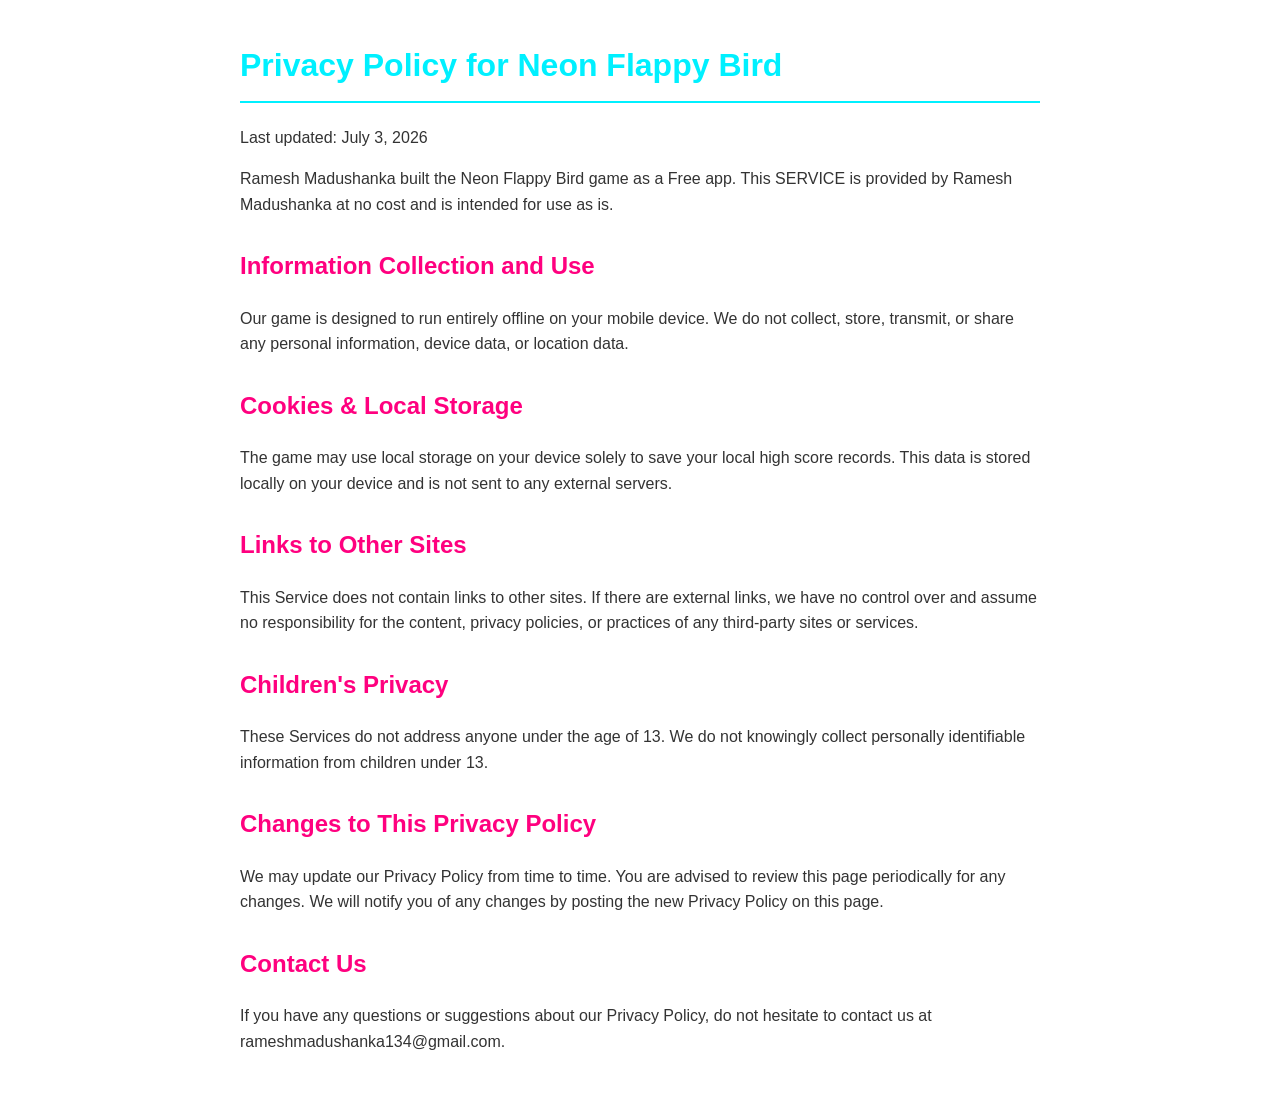
<file: privacy.html>
<!DOCTYPE html>
<html lang="en">
<head>
  <meta charset="UTF-8">
  <meta name="viewport" content="width=device-width, initial-scale=1.0">
  <title>Privacy Policy - Neon Flappy Bird</title>
  <style>
    body {
      font-family: Arial, sans-serif;
      line-height: 1.6;
      max-width: 800px;
      margin: 40px auto;
      padding: 0 20px;
      color: #333;
    }
    h1 {
      color: #00f0ff;
      border-bottom: 2px solid #00f0ff;
      padding-bottom: 10px;
    }
    h2 {
      color: #ff007f;
      margin-top: 30px;
    }
    p, li {
      font-size: 16px;
    }
  </style>
</head>
<body>
  <h1>Privacy Policy for Neon Flappy Bird</h1>
  <p>Last updated: July 3, 2026</p>
  
  <p>Ramesh Madushanka built the Neon Flappy Bird game as a Free app. This SERVICE is provided by Ramesh Madushanka at no cost and is intended for use as is.</p>
  
  <h2>Information Collection and Use</h2>
  <p>Our game is designed to run entirely offline on your mobile device. We do not collect, store, transmit, or share any personal information, device data, or location data.</p>
  
  <h2>Cookies & Local Storage</h2>
  <p>The game may use local storage on your device solely to save your local high score records. This data is stored locally on your device and is not sent to any external servers.</p>
  
  <h2>Links to Other Sites</h2>
  <p>This Service does not contain links to other sites. If there are external links, we have no control over and assume no responsibility for the content, privacy policies, or practices of any third-party sites or services.</p>
  
  <h2>Children's Privacy</h2>
  <p>These Services do not address anyone under the age of 13. We do not knowingly collect personally identifiable information from children under 13.</p>
  
  <h2>Changes to This Privacy Policy</h2>
  <p>We may update our Privacy Policy from time to time. You are advised to review this page periodically for any changes. We will notify you of any changes by posting the new Privacy Policy on this page.</p>
  
  <h2>Contact Us</h2>
  <p>If you have any questions or suggestions about our Privacy Policy, do not hesitate to contact us at rameshmadushanka134@gmail.com.</p>
</body>
</html>
</file>
